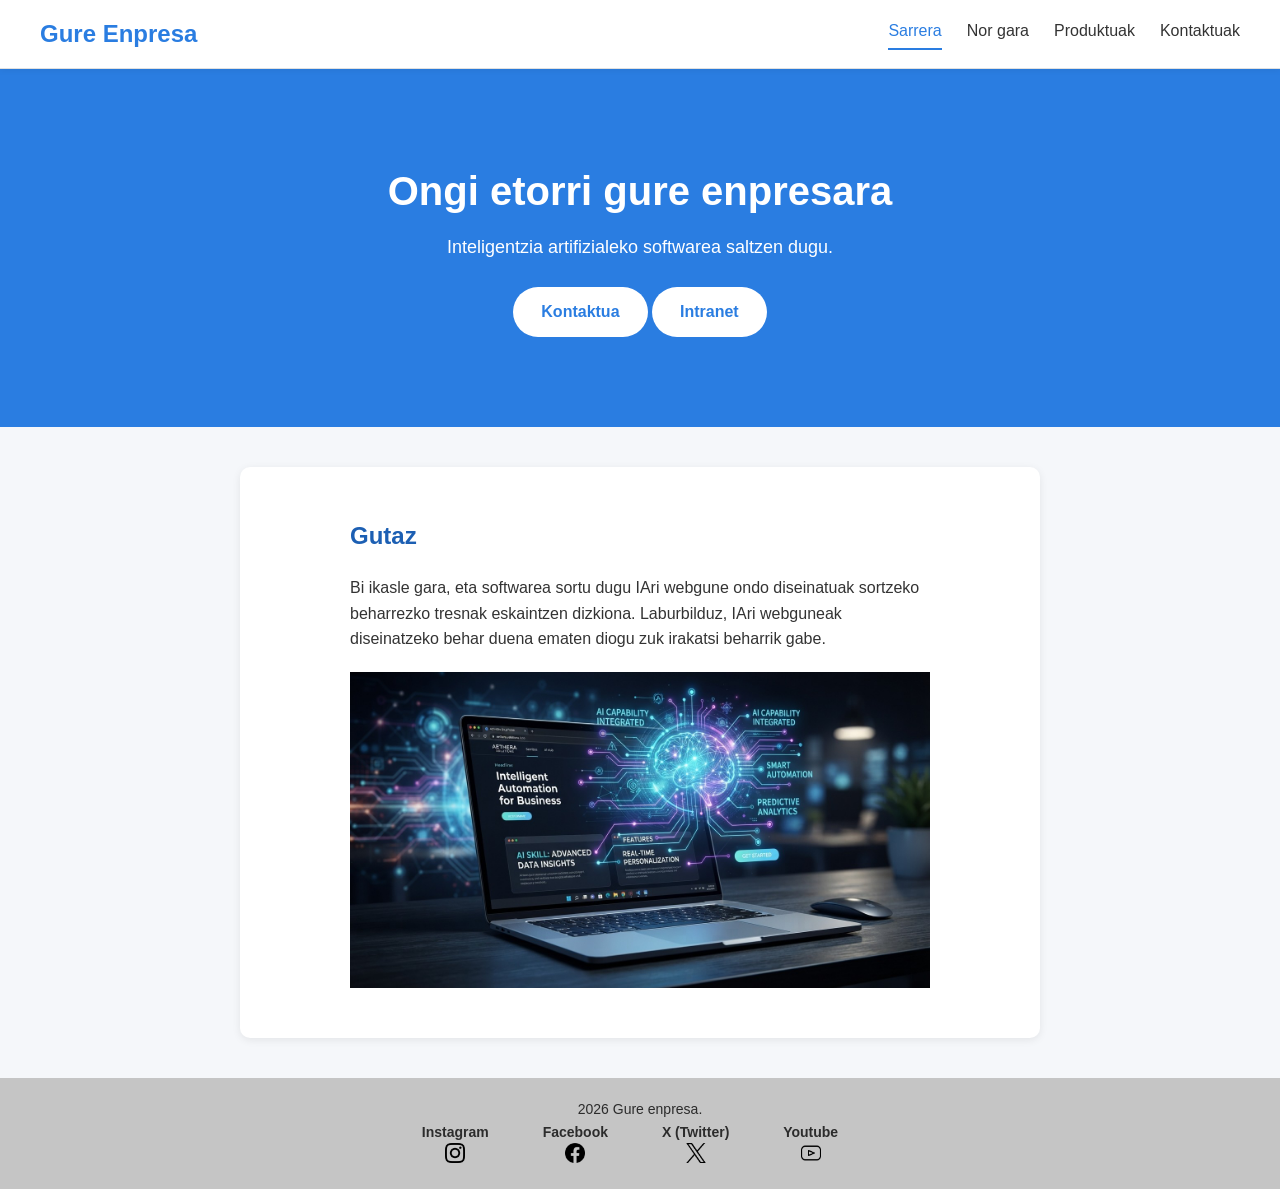
<file: web/index.html>
<!DOCTYPE html>
<html lang="eu">

<head>
  <meta charset="UTF-8">
  <meta name="viewport" content="width=device-width, initial-scale=1">
  <title>Hasiera | Gure Enpresa</title>
  <link rel="stylesheet" href="estilos.css">
</head>

<body>

  <header class="header">
    <a class="logo" href="index.html">Gure Enpresa</a>
    
    <nav class="menu">
      <a class="menu__enlace activo" href="index.html">Sarrera</a>
      <a class="menu__enlace" href="quienes-somos.html">Nor gara</a>
      <a class="menu__enlace" href="productos.html">Produktuak</a>
      <a class="menu__enlace" href="contacto.html">Kontaktuak</a>
    </nav>
  </header>

  <!-- GOI BURUA -->
  <section class="banner">
    <h1>Ongi etorri gure enpresara</h1>
    <p>Inteligentzia artifizialeko softwarea saltzen dugu.</p>
    <a class="boton" href="contacto.html">Kontaktua</a>
    <a class="boton" href="/intranet/">Intranet</a>
  </section>

  <main class="contenido">
    <h2>Gutaz</h2>
    <p>Bi ikasle gara, eta softwarea sortu dugu IAri webgune ondo diseinatuak sortzeko beharrezko tresnak eskaintzen
      dizkiona. Laburbilduz, IAri webguneak diseinatzeko behar duena ematen diogu zuk irakatsi beharrik gabe.</p>
    <img class="imagen" style="max-width: 600px;" src="image_4646c896.jpg" alt="Ordenagailu eramangarria eta IA irudia">
  </main>

  <footer class="footer">
    <p>2026 Gure enpresa.</p>

    <div class="sare_sozialak">
      <a href="https://www.instagram.com/zornotzafp">Instagram</a><br>
      <img src="instagram.png" alt="Instagram">
    </div>

    <div class="sare_sozialak">
      <a href="https://www.facebook.com/fpzornotza">Facebook</a><br>
      <img src="facebook.png" alt="Facebook">
    </div>

    <div class="sare_sozialak">
      <a href="https://x.com/fpzornotza">X (Twitter)</a><br>
      <img src="gorjeo.png" alt="X (Twitter)">
    </div>

    <div class="sare_sozialak">
      <a href="https://www.youtube.com/@CIFPZornotzaLHII">Youtube</a><br>
      <img src="social.png" alt="Youtube">
    </div>
  </footer>
</body>

</html>
</file>
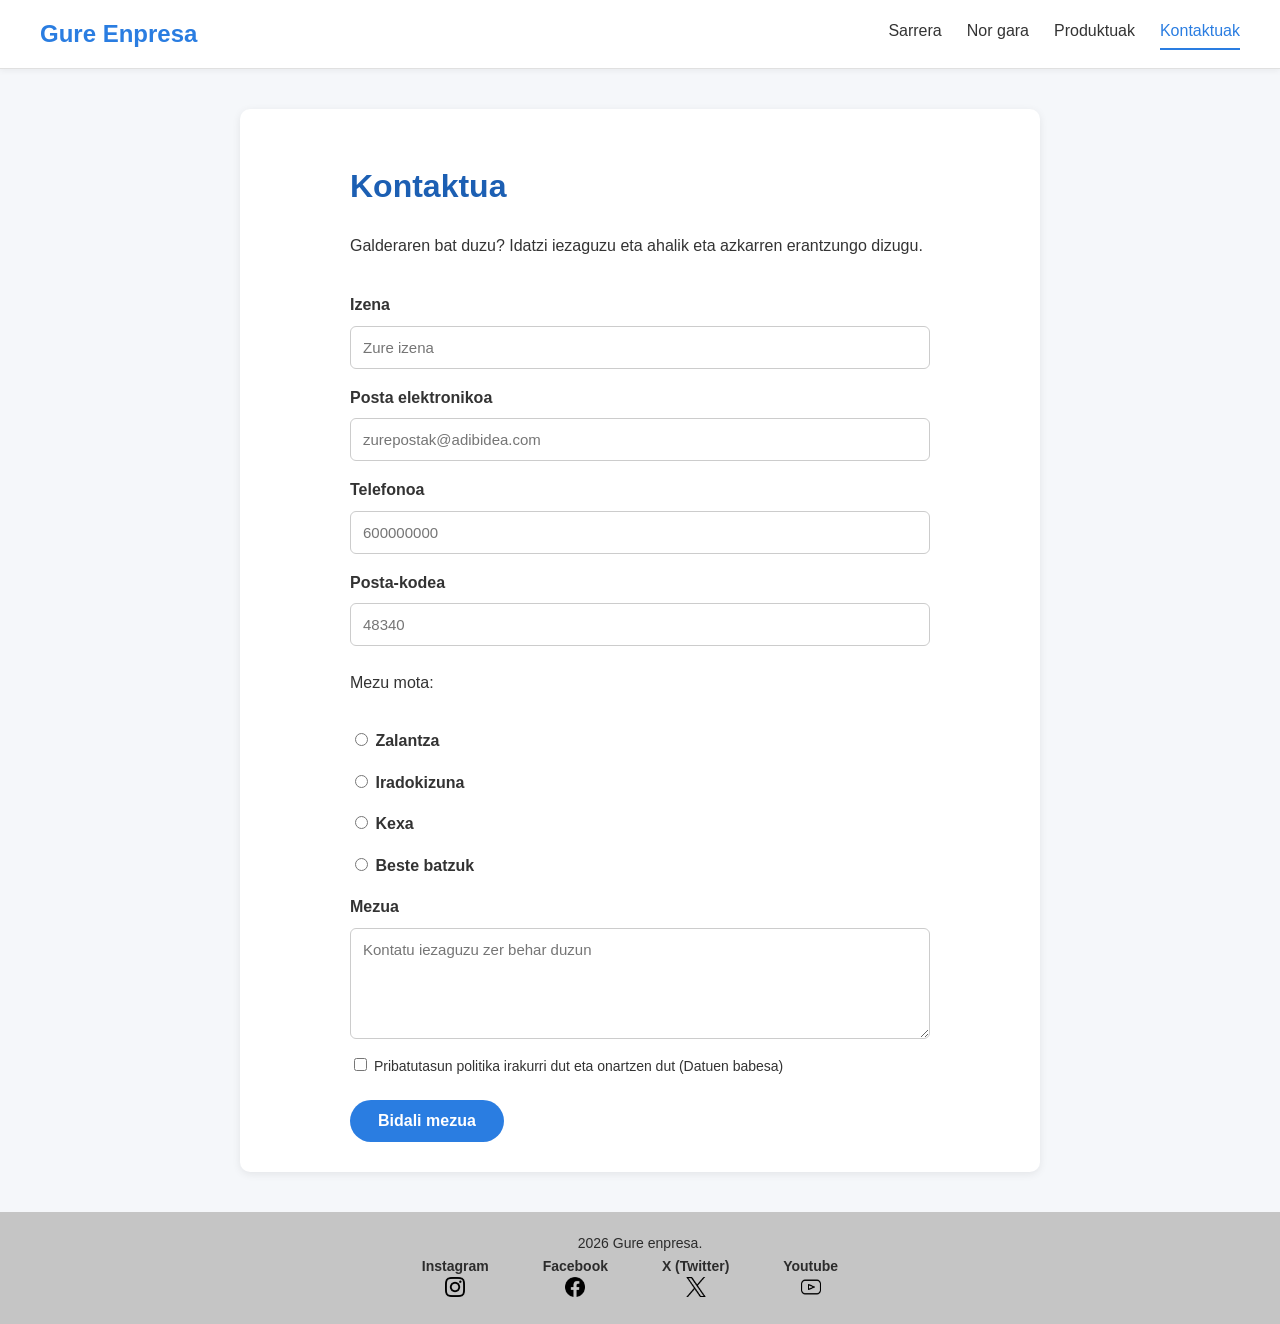
<file: web/contacto.html>
<!DOCTYPE html>
<html lang="eu">

<head>
  <meta charset="UTF-8">
  <meta name="viewport" content="width=device-width, initial-scale=1">
  <title>Kontaktua | Gure Enpresa</title>
  <link rel="stylesheet" href="estilos.css">
</head>

<body>

  <header class="header">
    <a class="logo" href="index.html">Gure Enpresa</a>

    <nav class="menu">
      <a class="menu__enlace" href="index.html">Sarrera</a>
      <a class="menu__enlace" href="quienes-somos.html">Nor gara</a>
      <a class="menu__enlace" href="productos.html">Produktuak</a>
      <a class="menu__enlace activo" href="contacto.html">Kontaktuak</a>
    </nav>
  </header>

  <main class="contenido">
    <h1>Kontaktua</h1>
    <p>Galderaren bat duzu? Idatzi iezaguzu eta ahalik eta azkarren erantzungo dizugu.</p>



    <form class="formulario" id="formularioa" action="#" method="get">
      <label for="izena">Izena</label>
      <input type="text" id="izena" name="izena" placeholder="Zure izena">

      <label for="email">Posta elektronikoa</label>
      <input type="text" id="email" name="email" placeholder="zurepostak@adibidea.com">

      <label for="telefonoa">Telefonoa</label>
      <input type="tel" id="telefonoa" name="telefonoa" placeholder="600000000">

      <label for="posta-kodea">Posta-kodea</label>
      <input type="text" id="posta-kodea" name="posta-kodea" placeholder="48340">

      <p>Mezu mota:</p>
      <label><input type="radio" id="zalantza" name="mezu_mota" value="zalantza"> Zalantza</label>
      <label><input type="radio" id="iradokizuna" name="mezu_mota" value="iradokizuna"> Iradokizuna</label>
      <label><input type="radio" id="kexa" name="mezu_mota" value="kexa"> Kexa</label>
      <label><input type="radio" id="beste" name="mezu_mota" value="beste"> Beste batzuk</label>


      <label for="mezua">Mezua</label>
      <textarea id="mezua" name="mezua" rows="5" placeholder="Kontatu iezaguzu zer behar duzun"></textarea>

      <label class="privacidad">
        <input type="checkbox" id="privacidad" name="privacidad">
        Pribatutasun politika irakurri dut eta onartzen dut (Datuen babesa)
      </label>

      <button class="boton" type="submit">Bidali mezua</button>
    </form>
  </main>

  <footer class="footer">
    <p> 2026 Gure enpresa.</p>

    <div class="sare_sozialak">
      <a href="https://www.instagram.com/zornotzafp">Instagram</a><br>
      <img src="instagram.png" alt="Instagram">
    </div>

    <div class="sare_sozialak">
      <a href="https://www.facebook.com/fpzornotza">Facebook</a><br>
      <img src="facebook.png" alt="Facebook">
    </div>

    <div class="sare_sozialak">
      <a href="https://x.com/fpzornotza">X (Twitter)</a><br>
      <img src="gorjeo.png" alt="X (Twitter)">
    </div>

    <div class="sare_sozialak">
      <a href="https://www.youtube.com/@CIFPZornotzaLHII">Youtube</a><br>
      <img src="social.png" alt="Youtube">
    </div>
  </footer>

   <script src="script.js"></script>




</body>

</html>
</file>
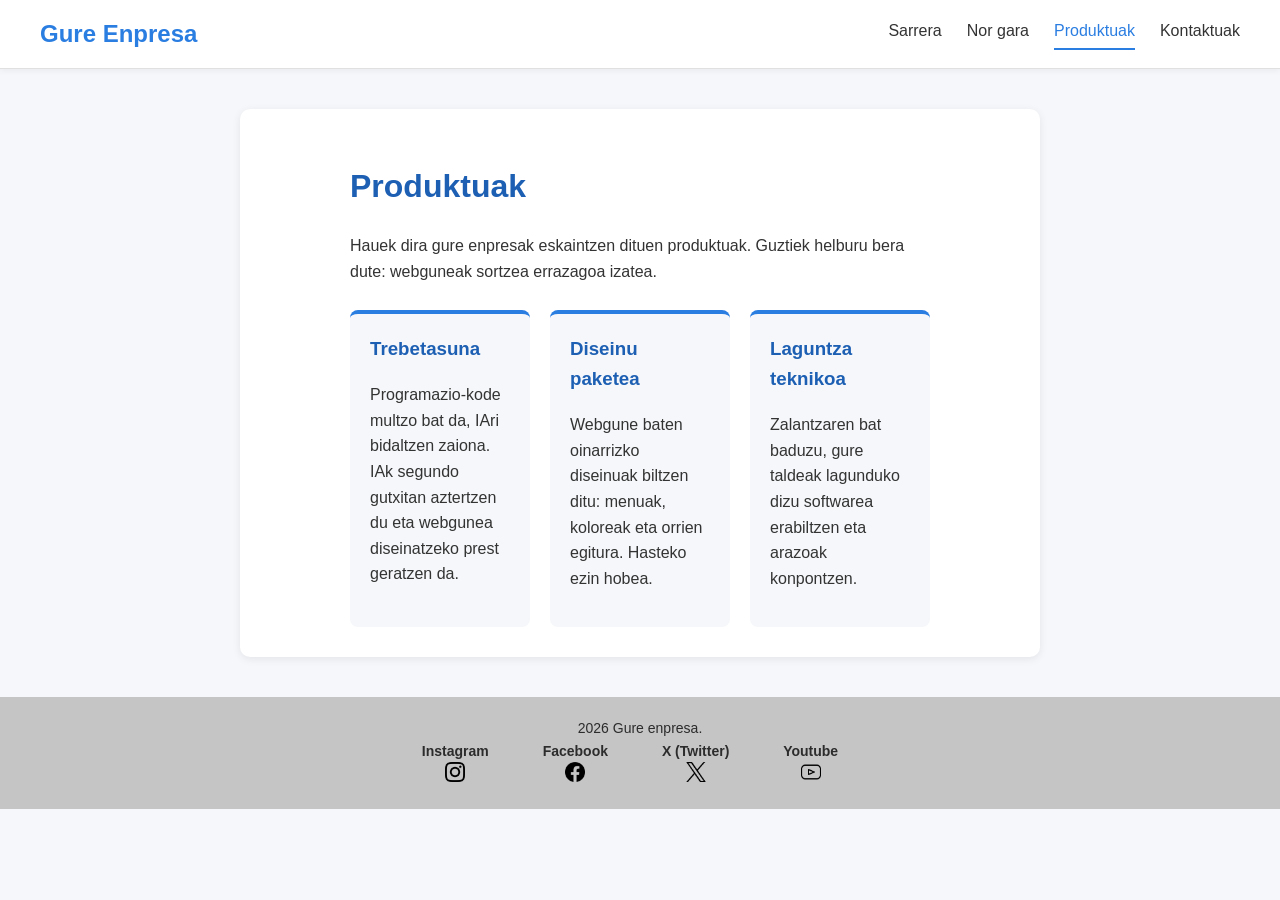
<file: web/productos.html>
<!DOCTYPE html>
<html lang="eu">

<head>
  <meta charset="UTF-8">
  <meta name="viewport" content="width=device-width, initial-scale=1">
  <title>Produktuak | Gure Enpresa</title>
  <link rel="stylesheet" href="estilos.css">
</head>

<body>

  <header class="header">
    <a class="logo" href="index.html">Gure Enpresa</a>

    <nav class="menu">
      <a class="menu__enlace" href="index.html">Sarrera</a>
      <a class="menu__enlace" href="quienes-somos.html">Nor gara</a>
      <a class="menu__enlace activo" href="productos.html">Produktuak</a>
      <a class="menu__enlace" href="contacto.html">Kontaktuak</a>
    </nav>
  </header>

  <main class="contenido">
    <h1>Produktuak</h1>
    <p>Hauek dira gure enpresak eskaintzen dituen produktuak. Guztiek helburu bera dute: webguneak sortzea errazagoa izatea.</p>

    <div class="tarjetas">
      <article class="tarjeta">
        <h3>Trebetasuna</h3>
        <p>Programazio-kode multzo bat da, IAri bidaltzen zaiona. IAk segundo gutxitan aztertzen du eta webgunea diseinatzeko prest geratzen da.</p>
      </article>

      <article class="tarjeta">
        <h3>Diseinu paketea</h3>
        <p>Webgune baten oinarrizko diseinuak biltzen ditu: menuak, koloreak eta orrien egitura. Hasteko ezin hobea.</p>
      </article>

      <article class="tarjeta">
        <h3>Laguntza teknikoa</h3>
        <p>Zalantzaren bat baduzu, gure taldeak lagunduko dizu softwarea erabiltzen eta arazoak konpontzen.</p>
      </article>
    </div>
  </main>

  <footer class="footer">
    <p>2026 Gure enpresa.</p>

    <div class="sare_sozialak">
      <a href="https://www.instagram.com/zornotzafp">Instagram</a><br>
      <img src="instagram.png" alt="Instagram">
    </div>

    <div class="sare_sozialak">
      <a href="https://www.facebook.com/fpzornotza">Facebook</a><br>
      <img src="facebook.png" alt="Facebook">
    </div>

    <div class="sare_sozialak">
      <a href="https://x.com/fpzornotza">X (Twitter)</a><br>
      <img src="gorjeo.png" alt="X (Twitter)">
    </div>

    <div class="sare_sozialak">
      <a href="https://www.youtube.com/@CIFPZornotzaLHII">Youtube</a><br>
      <img src="social.png" alt="Youtube">
    </div>
  </footer>
</body>

</html>
</file>
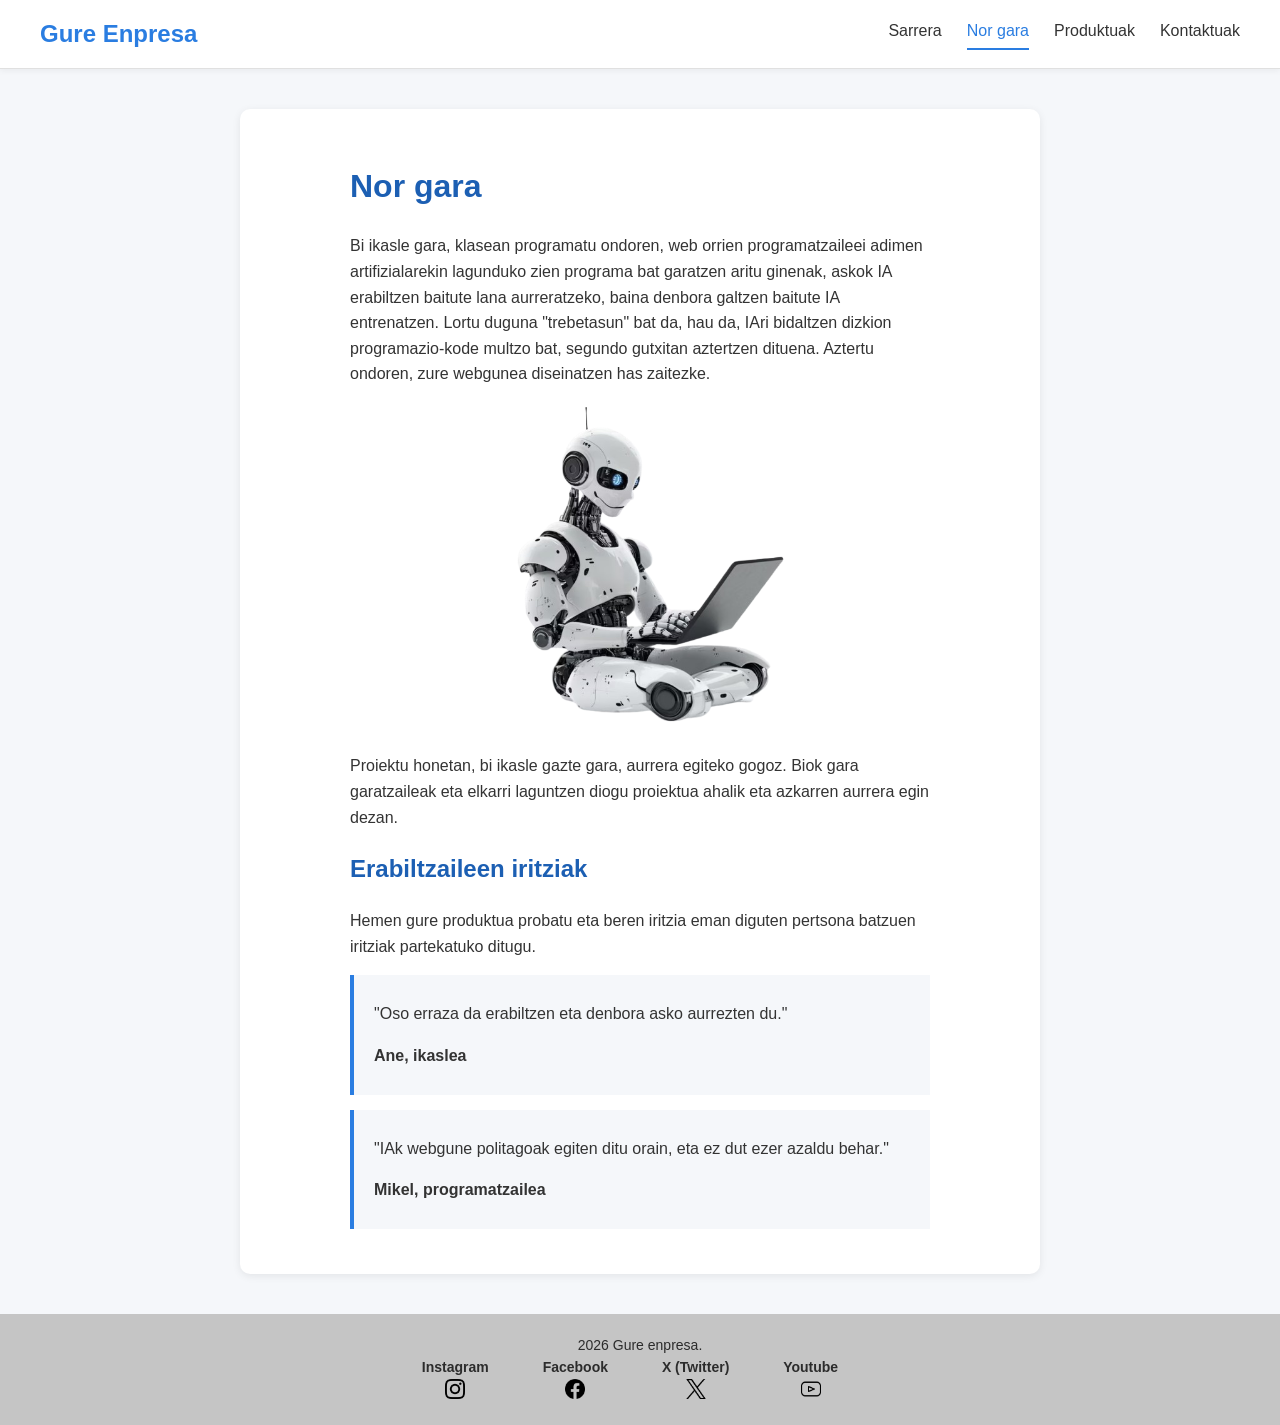
<file: web/quienes-somos.html>
<!DOCTYPE html>
<html lang="eu">

<head>
  <meta charset="UTF-8">
  <meta name="viewport" content="width=device-width, initial-scale=1">
  <title>Nor gara | Gure Enpresa</title>
  <link rel="stylesheet" href="estilos.css">
</head>

<body>

  <header class="header">
    <a class="logo" href="index.html">Gure Enpresa</a>

    <nav class="menu">
      <a class="menu__enlace" href="index.html">Sarrera</a>
      <a class="menu__enlace activo" href="quienes-somos.html">Nor gara</a>
      <a class="menu__enlace" href="productos.html">Produktuak</a>
      <a class="menu__enlace" href="contacto.html">Kontaktuak</a>
    </nav>
  </header>

  <main class="contenido">
    <h1>Nor gara</h1>
    <p>Bi ikasle gara, klasean programatu ondoren, web orrien programatzaileei adimen artifizialarekin lagunduko zien
      programa bat garatzen aritu ginenak, askok IA erabiltzen baitute lana aurreratzeko, baina denbora galtzen baitute
      IA entrenatzen. Lortu duguna "trebetasun" bat da, hau da, IAri bidaltzen dizkion programazio-kode multzo bat,
      segundo gutxitan aztertzen dituena. Aztertu ondoren, zure webgunea diseinatzen has zaitezke.</p>

    <img class="imagen" src="robota.png" alt="Robota ordenagailuarekin">

    <p>Proiektu honetan, bi ikasle gazte gara, aurrera egiteko gogoz. Biok gara garatzaileak eta elkarri laguntzen diogu
      proiektua ahalik eta azkarren aurrera egin dezan.</p>

    <h2>Erabiltzaileen iritziak</h2>
    <p>Hemen gure produktua probatu eta beren iritzia eman diguten pertsona batzuen iritziak partekatuko ditugu.</p>

    <div class="opinion">
      <p>"Oso erraza da erabiltzen eta denbora asko aurrezten du."</p>
      <p><strong>Ane, ikaslea</strong></p>
    </div>

    <div class="opinion">
      <p>"IAk webgune politagoak egiten ditu orain, eta ez dut ezer azaldu behar."</p>
      <p><strong>Mikel, programatzailea</strong></p>
    </div>
  </main>

  <footer class="footer">
    <p>2026 Gure enpresa.</p>

    <div class="sare_sozialak">
      <a href="https://www.instagram.com/zornotzafp">Instagram</a><br>
      <img src="instagram.png" alt="Instagram">
    </div>

    <div class="sare_sozialak">
      <a href="https://www.facebook.com/fpzornotza">Facebook</a><br>
      <img src="facebook.png" alt="Facebook">
    </div>

    <div class="sare_sozialak">
      <a href="https://x.com/fpzornotza">X (Twitter)</a><br>
      <img src="gorjeo.png" alt="X (Twitter)">
    </div>

    <div class="sare_sozialak">
      <a href="https://www.youtube.com/@CIFPZornotzaLHII">Youtube</a><br>
      <img src="social.png" alt="Youtube">
    </div>
  </footer>
</body>

</html>
</file>
<file: web/estilos.css>
/* GENERALA*/

* {
  box-sizing: border-box;
}

body {
  margin: 0;
  font-family: Arial, Helvetica, sans-serif;
  color: #333333;
  background-color: #f5f7fa;
  line-height: 1.6;
}

a {
  text-decoration: none;
}

h1, h2, h3 {
  color:#1c5fb3;
}

/*"HEADER" ETA MENUA*/

.header {
  display: flex;
  justify-content: space-between;
  align-items: center;
  padding: 15px 40px;
  background-color: #ffffff;
  border-bottom: 1px solid #e0e0e0;
  box-shadow: 0 2px 6px rgba(0, 0, 0, 0.05);
  position: sticky;
  top: 0;
}

.logo {
  font-size: 24px;
  font-weight: bold;
  color: #2a7de1;
}

.menu {
  display: flex;
  gap: 25px;
}

.menu__enlace {
  color:#333333;
  padding-bottom: 4px;
  border-bottom: 2px solid transparent;
}

.menu__enlace:hover,
.menu__enlace.activo {
  color: #2a7de1;
  border-bottom: 2px solid #2a7de1;
}

/*banner */

.banner {
  text-align: center;
  padding: 90px 20px;
  background-color: #2a7de1;
}

.banner h1 {
  margin: 0 0 10px;
  font-size: 40px;
  color: #ffffff;
}

.banner p {
  margin: 0 0 25px;
  font-size: 18px;
  color: #ffffff;
}

/*ERDIKO EDUKIA */

.contenido {
  max-width: 800px;
  margin: 40px auto;
  padding: 30px 110px;
  background-color:#ffffff;
  border-radius: 10px;
  box-shadow: 0 2px 8px rgba(0, 0, 0, 0.08);
}

/*BOTOIAK */

.boton {
  display: inline-block;
  padding: 12px 28px;
  border: none;
  border-radius: 25px;
  background-color:#ffffff;
  color: #2a7de1;
  font-size: 16px;
  font-weight: bold;
  cursor: pointer;
}

.boton:hover {
  background-color: #e8f0fc;
}


.formulario .boton {
  background-color: #2a7de1;
  color: #ffffff;
}

.formulario .boton:hover {
  background-color: #1c5fb3;
}

/* PRODUKTUAK */

.tarjetas {
  display: flex;
  gap: 20px;
  margin-top: 25px;
}

.tarjeta {
  flex: 1;
  padding: 20px;
  background-color: #f5f7fa;
  border-radius: 8px;
  border-top: 4px solid #2a7de1;
}

.tarjeta h3 {
  margin-top: 0;
}

/* FORMULARIOA*/

.formulario {
  display: flex;
  flex-direction: column;
  gap: 8px;
  margin-top: 25px;
}

.formulario label {
  font-weight: bold;
  margin-top: 8px;
}

.formulario input[type="text"],
.formulario input[type="email"],
.formulario input[type="tel"],
.formulario textarea {
  width: 100%;
  padding: 12px;
  border: 1px solid #cccccc;
  border-radius: 6px;
  font-family: inherit;
  font-size: 15px;
}

.formulario input:focus,
.formulario textarea:focus {
  outline: none;
  border-color:#2a7de1;
}

.formulario .privacidad {
  font-weight: normal;
  font-size: 14px;
}

.formulario .boton {
  margin-top: 15px;
  align-self: flex-start;
}

/* "FOOTER"*/

.footer {
  text-align: center;
  padding: 20px;
  background-color: #c5c5c5;
  color: #2c2c2c;
  font-size: 14px;
  position: sticky;
  top: 100vh;
  margin-top: auto;
}

.footer p {
  margin: 0;
  font-weight: normal;
}

.footer a {
  color:#2c2c2c;
  margin: 0 5px;
  padding: 5px 10px;
}

.footer img {
   width: 20px; 
   height: 20px;
}
.footer .sare_sozialak {
  display: inline-block;  
  margin-right: 20px;     
  vertical-align: middle;
}

.footer .sare_sozialak a {
  font-weight: bold;
}
/* MUGIKORRA "MEDIA"*/

@media (max-width: 600px) {
  .header {
    flex-direction: column;
    gap: 12px;
    padding: 15px 20px;
  }

  .menu {
    flex-wrap: wrap;
    justify-content: center;
    gap: 15px;
  }

  .banner h1 {
    font-size: 30px;
  }

  .contenido {
    margin: 20px 15px;
    padding: 20px;
  }

  .tarjetas {
    flex-direction: column;
  }
}

/*ARGAZKIAK*/

.imagen {
  display: block;
  margin: 20px auto;
  width: 100%;
  max-width: 300px;
  height: auto;
}

.opinion {
  margin: 15px 0;
  padding: 10px 20px;
  background-color:#f5f7fa;
  border-left: 4px solid #2a7de1;
}
</file>
